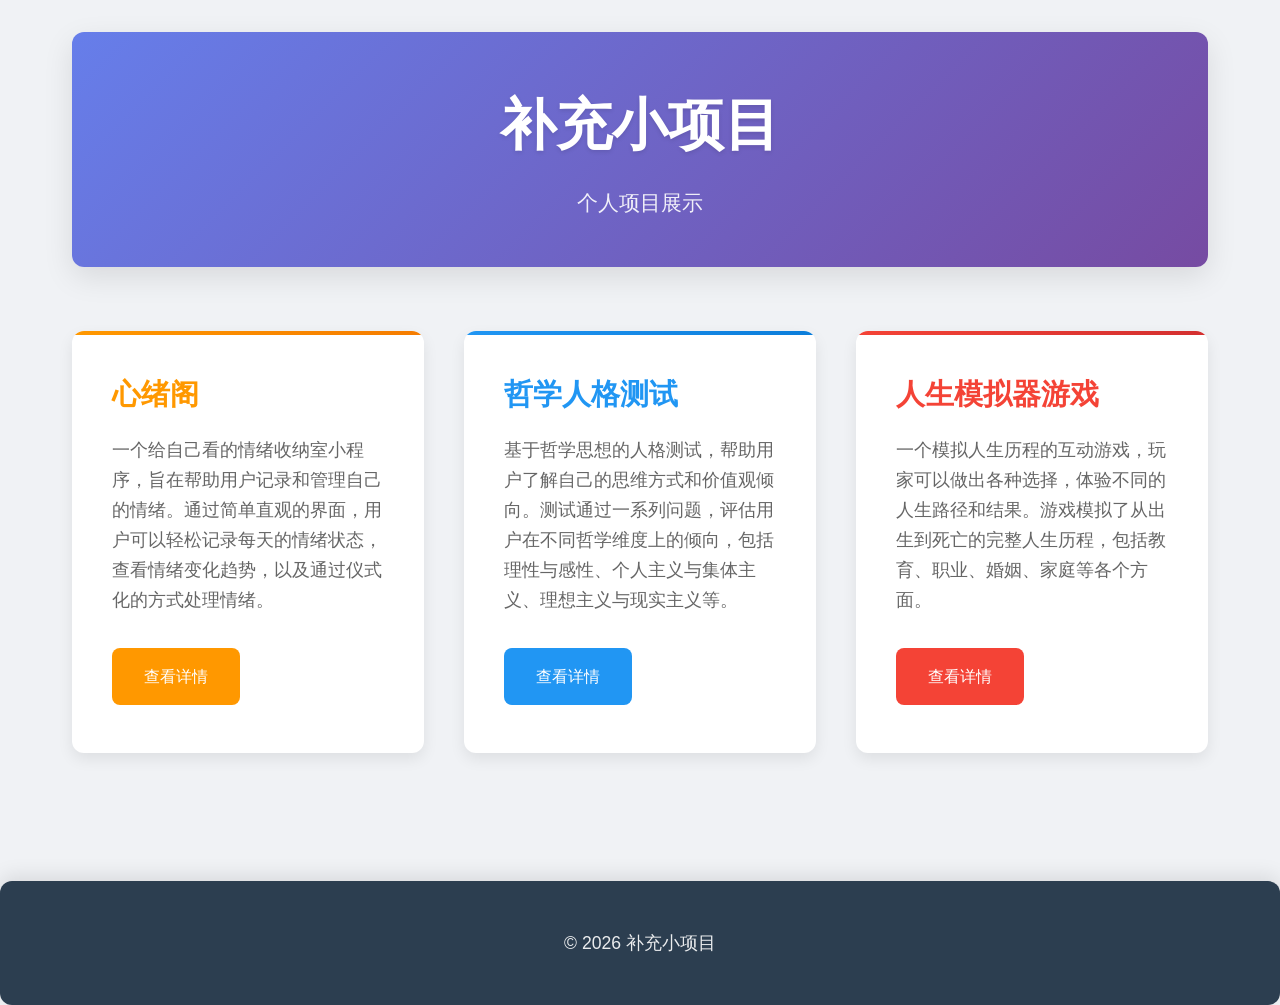
<file: index.html>
<!DOCTYPE html>
<html lang="zh-CN">
<head>
  <meta charset="UTF-8">
  <meta name="viewport" content="width=device-width, initial-scale=1.0">
  <title>作品集</title>
  <style>
    * {
      margin: 0;
      padding: 0;
      box-sizing: border-box;
    }

    body {
      font-family: 'Segoe UI', Tahoma, Geneva, Verdana, sans-serif;
      background-color: #f0f2f5;
      color: #333;
      line-height: 1.6;
    }

    .container {
      max-width: 1200px;
      margin: 0 auto;
      padding: 2rem;
    }

    header {
      text-align: center;
      margin-bottom: 4rem;
      padding: 3rem 0;
      background: linear-gradient(135deg, #667eea 0%, #764ba2 100%);
      color: white;
      border-radius: 12px;
      box-shadow: 0 10px 30px rgba(0, 0, 0, 0.1);
    }

    h1 {
      font-size: 3.5rem;
      margin-bottom: 1rem;
      font-weight: 700;
      text-shadow: 0 2px 4px rgba(0, 0, 0, 0.1);
    }

    .subtitle {
      font-size: 1.3rem;
      opacity: 0.9;
    }

    .projects-grid {
      display: grid;
      grid-template-columns: repeat(auto-fit, minmax(350px, 1fr));
      gap: 2.5rem;
    }

    .project-card {
      background-color: white;
      border-radius: 12px;
      box-shadow: 0 6px 15px rgba(0, 0, 0, 0.08);
      padding: 2.5rem;
      transition: transform 0.3s ease, box-shadow 0.3s ease;
      position: relative;
      overflow: hidden;
    }

    .project-card::before {
      content: '';
      position: absolute;
      top: 0;
      left: 0;
      width: 100%;
      height: 4px;
    }

    .project-card.life-simulator::before {
      background: linear-gradient(90deg, #F44336, #D32F2F);
    }

    .project-card.philosophy-test::before {
      background: linear-gradient(90deg, #2196F3, #0b7dda);
    }

    .project-card.mood-cabin::before {
      background: linear-gradient(90deg, #FF9800, #F57C00);
    }

    .project-card:hover {
      transform: translateY(-8px);
      box-shadow: 0 15px 30px rgba(0, 0, 0, 0.15);
    }

    .project-card h2 {
      font-size: 1.8rem;
      margin-bottom: 1.2rem;
      font-weight: 600;
    }

    .project-card.life-simulator h2 {
      color: #F44336;
    }

    .project-card.philosophy-test h2 {
      color: #2196F3;
    }

    .project-card.mood-cabin h2 {
      color: #FF9800;
    }

    .project-card p {
      margin-bottom: 2rem;
      color: #666;
      font-size: 1.1rem;
      line-height: 1.7;
    }

    .project-card a {
      display: inline-block;
      padding: 1rem 2rem;
      border-radius: 8px;
      color: white;
      text-decoration: none;
      font-weight: 500;
      transition: all 0.3s ease;
      position: relative;
      overflow: hidden;
    }

    .project-card.life-simulator a {
      background-color: #F44336;
    }

    .project-card.philosophy-test a {
      background-color: #2196F3;
    }

    .project-card.mood-cabin a {
      background-color: #FF9800;
      color: white;
    }

    .project-card a:hover {
      transform: translateY(-2px);
      box-shadow: 0 4px 12px rgba(0, 0, 0, 0.15);
    }

    .project-card.life-simulator a:hover {
      background-color: #D32F2F;
    }

    .project-card.philosophy-test a:hover {
      background-color: #0b7dda;
    }

    .project-card.mood-cabin a:hover {
      background-color: #F57C00;
    }

    footer {
      text-align: center;
      margin-top: 6rem;
      padding: 3rem;
      background-color: #2c3e50;
      color: white;
      border-radius: 12px;
      box-shadow: 0 -5px 20px rgba(0, 0, 0, 0.1);
    }

    footer p {
      font-size: 1.1rem;
      opacity: 0.9;
    }

    @media (max-width: 768px) {
      .container {
        padding: 1rem;
      }

      header {
        padding: 2rem 1rem;
      }

      h1 {
        font-size: 2.5rem;
      }

      .projects-grid {
        grid-template-columns: 1fr;
        gap: 1.5rem;
      }

      .project-card {
        padding: 1.5rem;
      }
    }
  </style>
</head>
<body>
  <div class="container">
    <header>
      <h1>补充小项目</h1>
      <p class="subtitle">个人项目展示</p>
    </header>

    <div class="projects-grid">
      <div class="project-card mood-cabin">
        <h2>心绪阁</h2>
        <p>一个给自己看的情绪收纳室小程序，旨在帮助用户记录和管理自己的情绪。通过简单直观的界面，用户可以轻松记录每天的情绪状态，查看情绪变化趋势，以及通过仪式化的方式处理情绪。</p>
        <a href="mood-cabin.html">查看详情</a>
      </div>

      <div class="project-card philosophy-test">
        <h2>哲学人格测试</h2>
        <p>基于哲学思想的人格测试，帮助用户了解自己的思维方式和价值观倾向。测试通过一系列问题，评估用户在不同哲学维度上的倾向，包括理性与感性、个人主义与集体主义、理想主义与现实主义等。</p>
        <a href="philosophy-test.html">查看详情</a>
      </div>

      <div class="project-card life-simulator">
        <h2>人生模拟器游戏</h2>
        <p>一个模拟人生历程的互动游戏，玩家可以做出各种选择，体验不同的人生路径和结果。游戏模拟了从出生到死亡的完整人生历程，包括教育、职业、婚姻、家庭等各个方面。</p>
        <a href="life-simulator.html">查看详情</a>
      </div>
    </div>
  </div>

  <footer>
    <p>&copy; 2026 补充小项目</p>
  </footer>
</body>
</html>
</file>
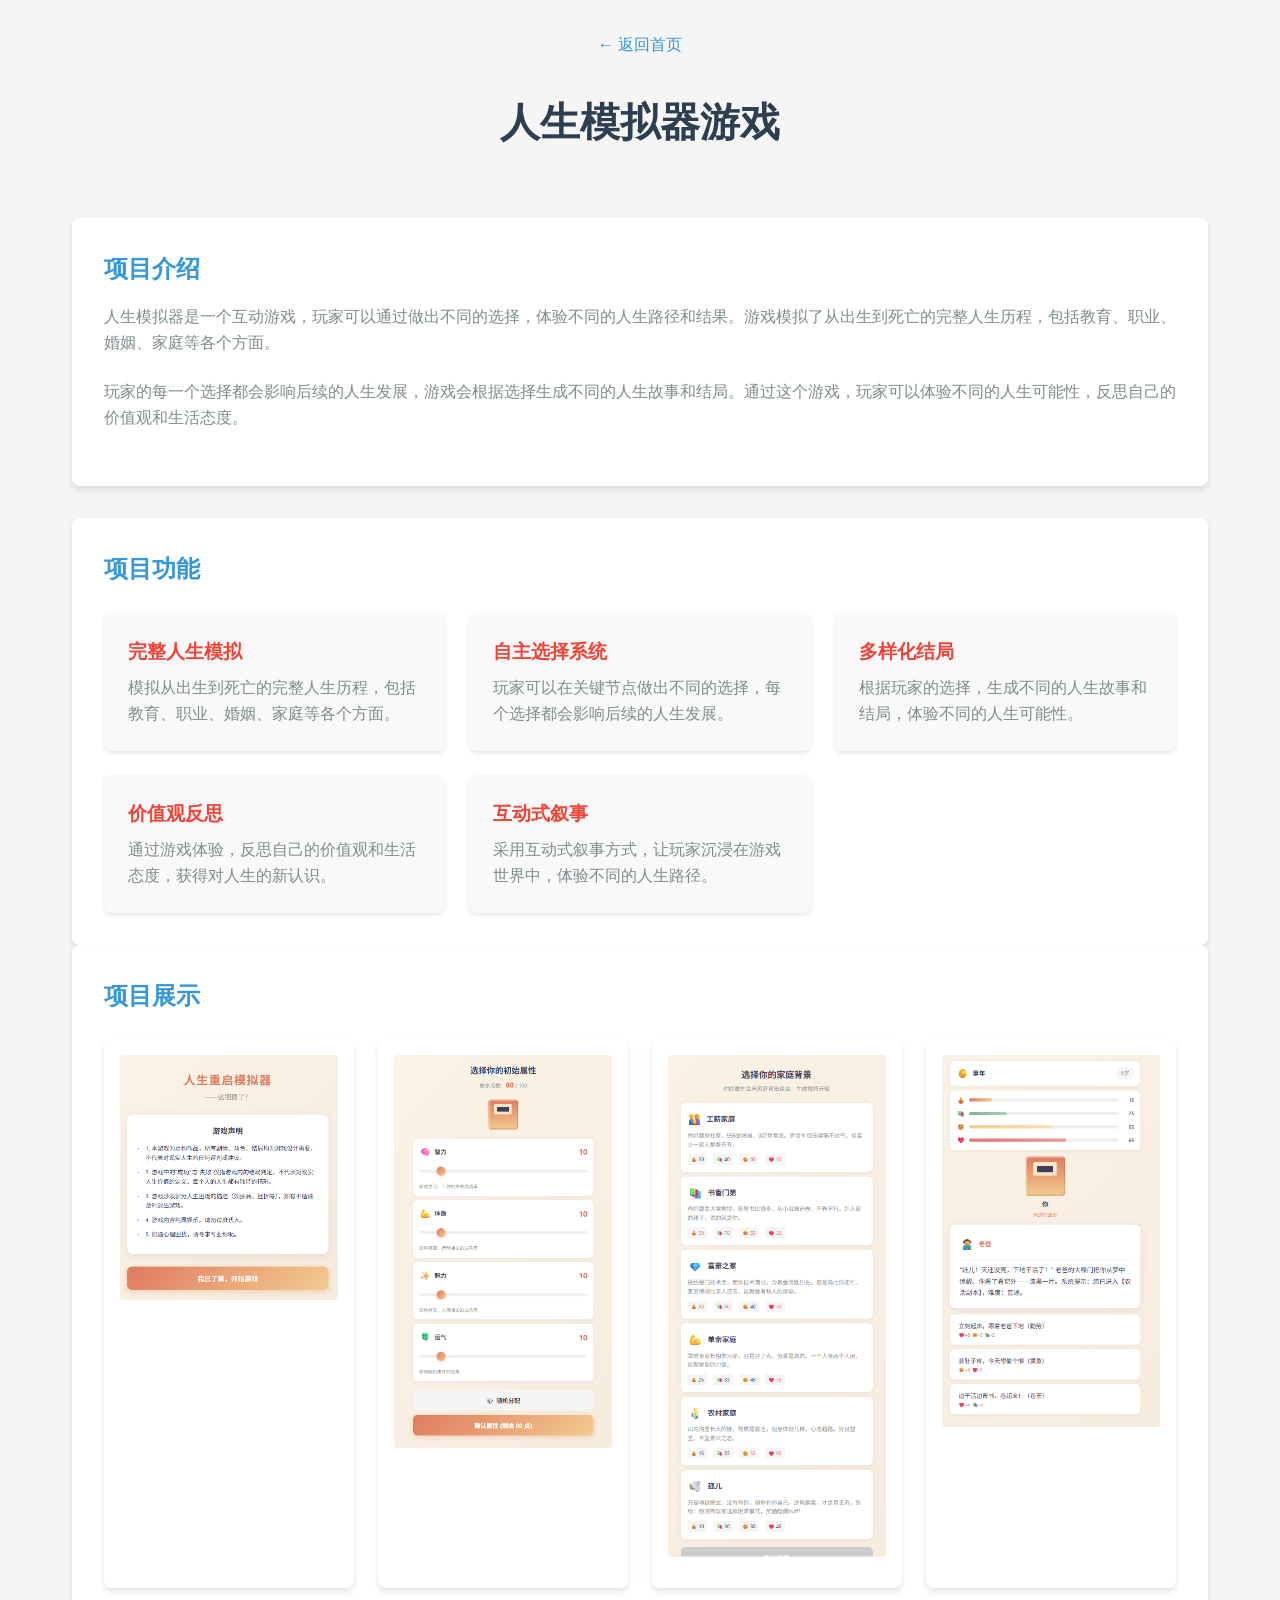
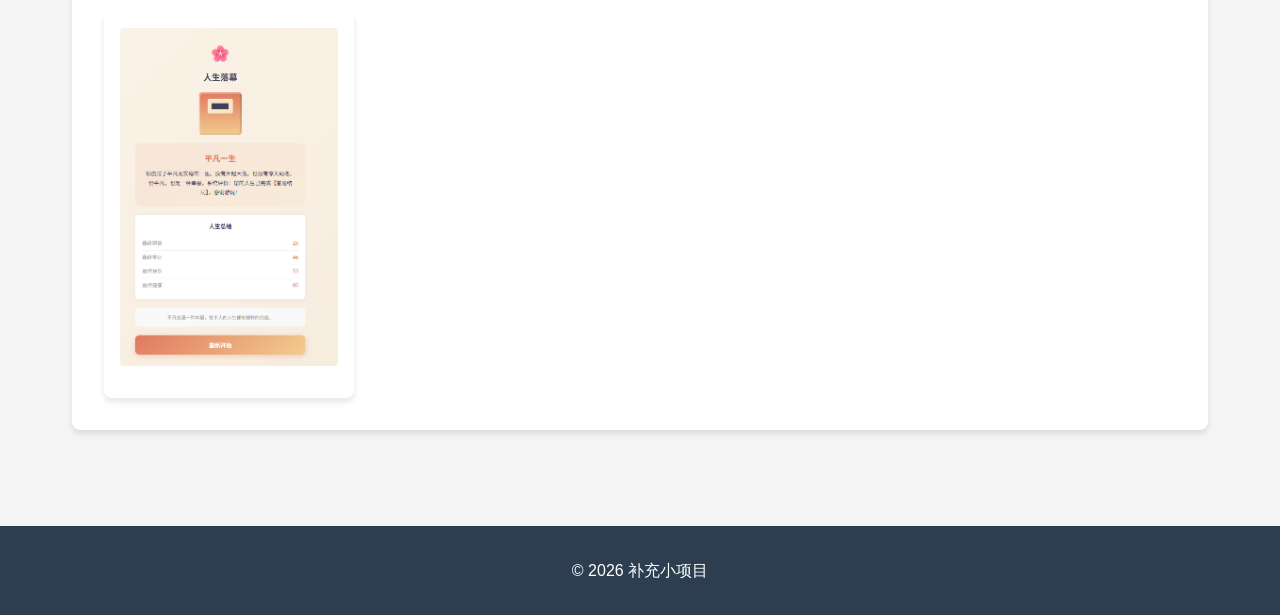
<file: life-simulator.html>
<!DOCTYPE html>
<html lang="zh-CN">
<head>
  <meta charset="UTF-8">
  <meta name="viewport" content="width=device-width, initial-scale=1.0">
  <title>人生模拟器游戏</title>
  <style>
    * {
      margin: 0;
      padding: 0;
      box-sizing: border-box;
    }

    body {
      font-family: 'Arial', sans-serif;
      background-color: #f5f5f5;
      color: #333;
      line-height: 1.6;
    }

    .container {
      max-width: 1200px;
      margin: 0 auto;
      padding: 2rem;
    }

    header {
      text-align: center;
      margin-bottom: 4rem;
    }

    h1 {
      font-size: 2.5rem;
      margin-bottom: 1rem;
      color: #2c3e50;
    }

    .back-link {
      display: inline-block;
      margin-bottom: 2rem;
      color: #3498db;
      text-decoration: none;
    }

    .back-link:hover {
      text-decoration: underline;
    }

    .project-content {
      background-color: white;
      border-radius: 8px;
      box-shadow: 0 4px 6px rgba(0, 0, 0, 0.1);
      padding: 2rem;
      margin-bottom: 2rem;
    }

    .project-content h2 {
      font-size: 1.5rem;
      margin-bottom: 1rem;
      color: #3498db;
    }

    .project-content p {
      margin-bottom: 1.5rem;
      color: #7f8c8d;
    }

    .demo-section {
      background-color: white;
      border-radius: 8px;
      box-shadow: 0 4px 6px rgba(0, 0, 0, 0.1);
      padding: 2rem;
    }

    .demo-section h2 {
      font-size: 1.5rem;
      margin-bottom: 1rem;
      color: #3498db;
    }

    .demo-container {
      border: 1px solid #ddd;
      border-radius: 4px;
      overflow: hidden;
    }

    .demo-container iframe {
      width: 100%;
      height: 600px;
      border: none;
    }

    .image-gallery {
      display: grid;
      grid-template-columns: repeat(auto-fit, minmax(250px, 1fr));
      gap: 1.5rem;
      margin-top: 1.5rem;
    }

    .gallery-item {
      background-color: white;
      padding: 1rem;
      border-radius: 8px;
      box-shadow: 0 4px 6px rgba(0, 0, 0, 0.1);
      text-align: center;
      transition: transform 0.3s ease;
    }

    .gallery-item:hover {
      transform: translateY(-5px);
    }

    .gallery-item img {
      width: 100%;
      height: auto;
      border-radius: 4px;
      margin-bottom: 0.5rem;
    }

    .feature-list {
      display: grid;
      grid-template-columns: repeat(auto-fit, minmax(300px, 1fr));
      gap: 1.5rem;
      margin-top: 1.5rem;
    }

    .feature-item {
      background-color: #f9f9f9;
      padding: 1.5rem;
      border-radius: 8px;
      box-shadow: 0 2px 4px rgba(0, 0, 0, 0.1);
    }

    .feature-item h3 {
      font-size: 1.2rem;
      margin-bottom: 0.5rem;
      color: #F44336;
    }

    .feature-item p {
      margin-bottom: 0;
      color: #7f8c8d;
    }

    footer {
      text-align: center;
      margin-top: 4rem;
      padding: 2rem;
      background-color: #2c3e50;
      color: white;
    }
  </style>
</head>
<body>
  <div class="container">
    <header>
      <a href="index.html" class="back-link">← 返回首页</a>
      <h1>人生模拟器游戏</h1>
    </header>

    <div class="project-content">
      <h2>项目介绍</h2>
      <p>人生模拟器是一个互动游戏，玩家可以通过做出不同的选择，体验不同的人生路径和结果。游戏模拟了从出生到死亡的完整人生历程，包括教育、职业、婚姻、家庭等各个方面。</p>
      <p>玩家的每一个选择都会影响后续的人生发展，游戏会根据选择生成不同的人生故事和结局。通过这个游戏，玩家可以体验不同的人生可能性，反思自己的价值观和生活态度。</p>
    </div>

    <div class="demo-section">
      <h2>项目功能</h2>
      <div class="feature-list">
        <div class="feature-item">
          <h3>完整人生模拟</h3>
          <p>模拟从出生到死亡的完整人生历程，包括教育、职业、婚姻、家庭等各个方面。</p>
        </div>
        <div class="feature-item">
          <h3>自主选择系统</h3>
          <p>玩家可以在关键节点做出不同的选择，每个选择都会影响后续的人生发展。</p>
        </div>
        <div class="feature-item">
          <h3>多样化结局</h3>
          <p>根据玩家的选择，生成不同的人生故事和结局，体验不同的人生可能性。</p>
        </div>
        <div class="feature-item">
          <h3>价值观反思</h3>
          <p>通过游戏体验，反思自己的价值观和生活态度，获得对人生的新认识。</p>
        </div>
        <div class="feature-item">
          <h3>互动式叙事</h3>
          <p>采用互动式叙事方式，让玩家沉浸在游戏世界中，体验不同的人生路径。</p>
        </div>
      </div>
    </div>

    <div class="demo-section">
      <h2>项目展示</h2>
      <div class="image-gallery">
        <div class="gallery-item">
          <img src="images.life/p1.png" alt="人生模拟器游戏展示图1">
        </div>
        <div class="gallery-item">
          <img src="images.life/p2.png" alt="人生模拟器游戏展示图2">
        </div>
        <div class="gallery-item">
          <img src="images.life/p3.png" alt="人生模拟器游戏展示图3">
        </div>
        <div class="gallery-item">
          <img src="images.life/p4.png" alt="人生模拟器游戏展示图4">
        </div>
        <div class="gallery-item">
          <img src="images.life/p5.png" alt="人生模拟器游戏展示图5">
        </div>
      </div>
    </div>
  </div>

  <footer>
    <p>&copy; 2026 补充小项目</p>
  </footer>
</body>
</html>
</file>
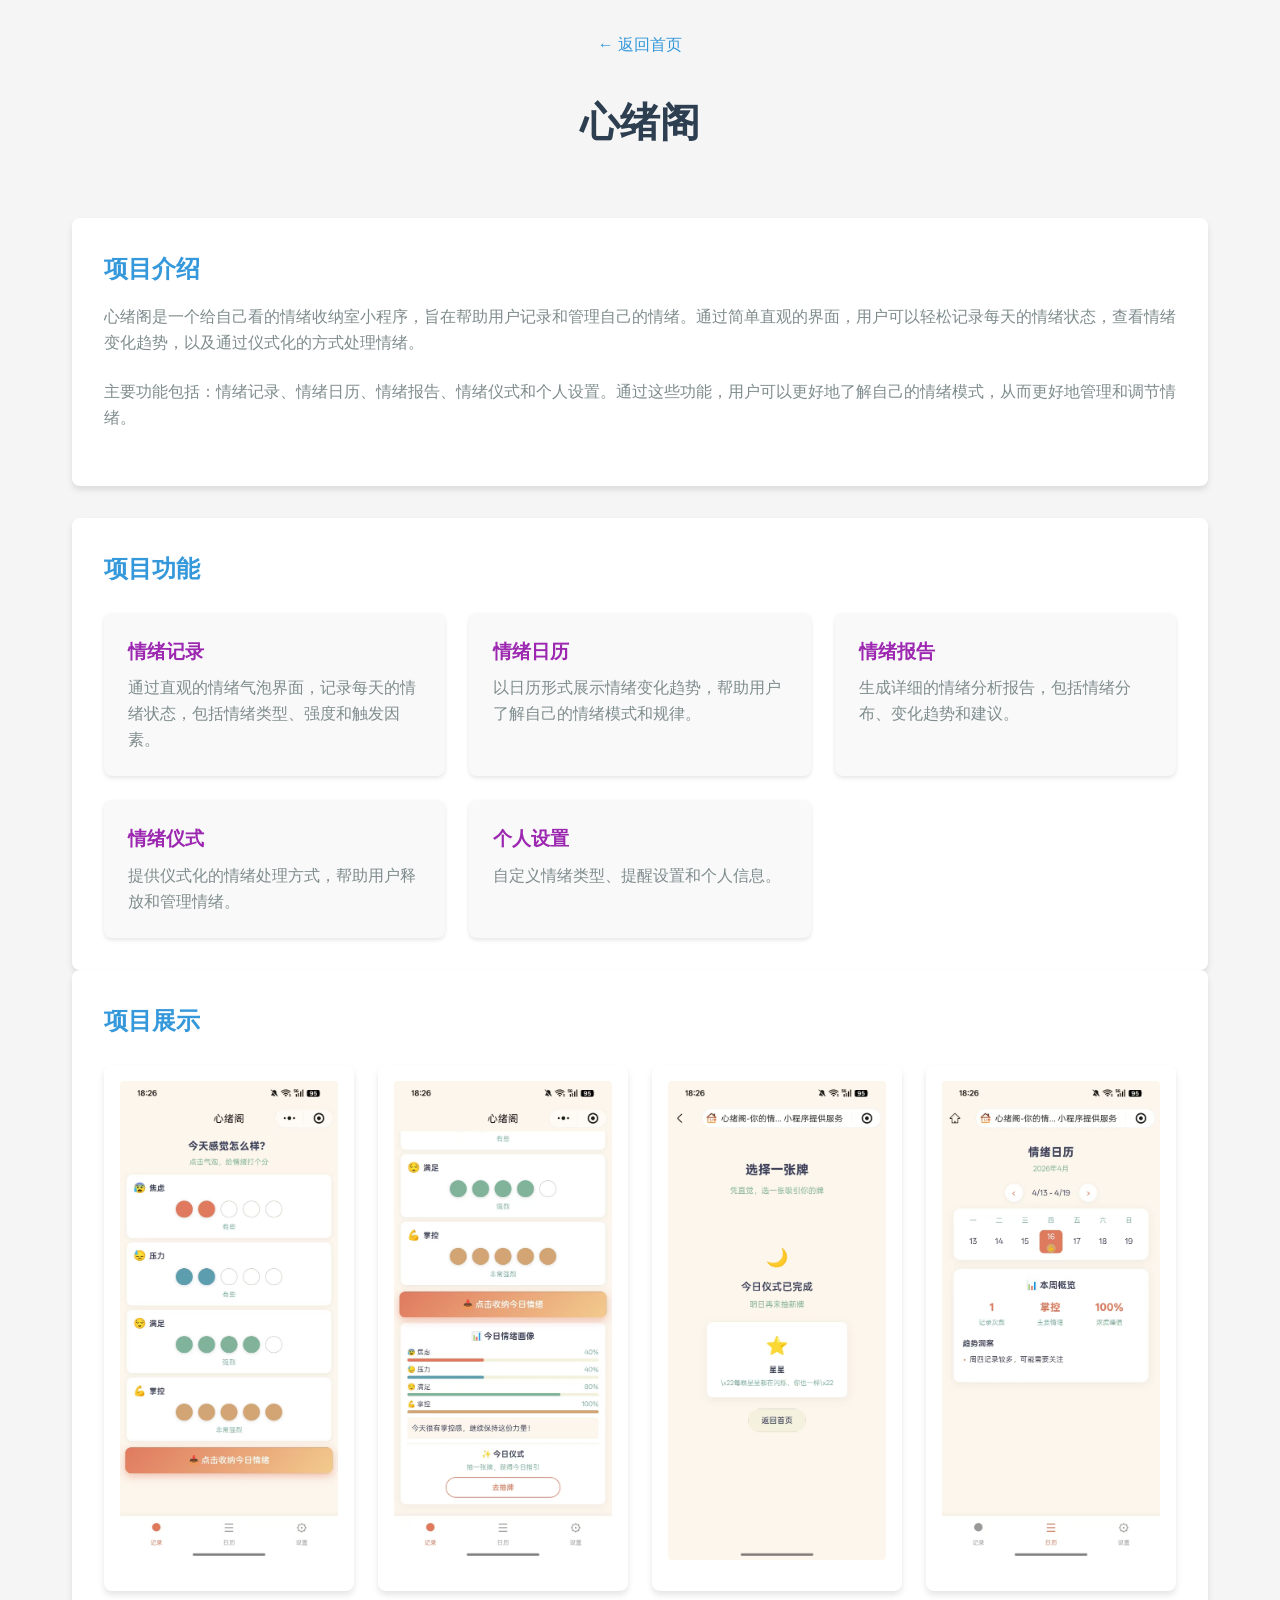
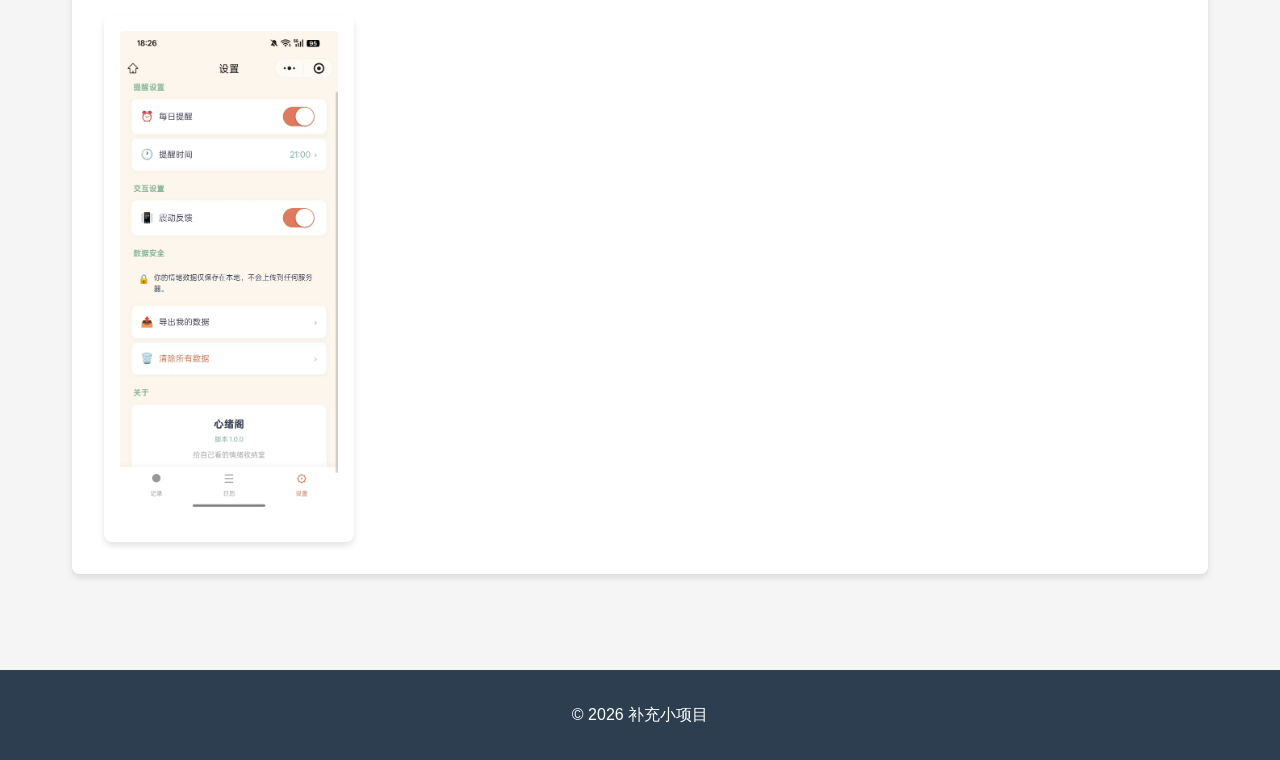
<file: mood-cabin.html>
<!DOCTYPE html>
<html lang="zh-CN">
<head>
  <meta charset="UTF-8">
  <meta name="viewport" content="width=device-width, initial-scale=1.0">
  <title>心绪阁</title>
  <style>
    * {
      margin: 0;
      padding: 0;
      box-sizing: border-box;
    }

    body {
      font-family: 'Arial', sans-serif;
      background-color: #f5f5f5;
      color: #333;
      line-height: 1.6;
    }

    .container {
      max-width: 1200px;
      margin: 0 auto;
      padding: 2rem;
    }

    header {
      text-align: center;
      margin-bottom: 4rem;
    }

    h1 {
      font-size: 2.5rem;
      margin-bottom: 1rem;
      color: #2c3e50;
    }

    .back-link {
      display: inline-block;
      margin-bottom: 2rem;
      color: #3498db;
      text-decoration: none;
    }

    .back-link:hover {
      text-decoration: underline;
    }

    .project-content {
      background-color: white;
      border-radius: 8px;
      box-shadow: 0 4px 6px rgba(0, 0, 0, 0.1);
      padding: 2rem;
      margin-bottom: 2rem;
    }

    .project-content h2 {
      font-size: 1.5rem;
      margin-bottom: 1rem;
      color: #3498db;
    }

    .project-content p {
      margin-bottom: 1.5rem;
      color: #7f8c8d;
    }

    .demo-section {
      background-color: white;
      border-radius: 8px;
      box-shadow: 0 4px 6px rgba(0, 0, 0, 0.1);
      padding: 2rem;
    }

    .demo-section h2 {
      font-size: 1.5rem;
      margin-bottom: 1rem;
      color: #3498db;
    }

    .demo-container {
      border: 1px solid #ddd;
      border-radius: 4px;
      overflow: hidden;
    }

    .feature-list {
      display: grid;
      grid-template-columns: repeat(auto-fit, minmax(300px, 1fr));
      gap: 1.5rem;
      margin-top: 1.5rem;
    }

    .feature-item {
      background-color: #f9f9f9;
      padding: 1.5rem;
      border-radius: 8px;
      box-shadow: 0 2px 4px rgba(0, 0, 0, 0.1);
    }

    .feature-item h3 {
      font-size: 1.2rem;
      margin-bottom: 0.5rem;
      color: #9C27B0;
    }

    .feature-item p {
      margin-bottom: 0;
      color: #7f8c8d;
    }

    .image-gallery {
      display: grid;
      grid-template-columns: repeat(auto-fit, minmax(250px, 1fr));
      gap: 1.5rem;
      margin-top: 1.5rem;
    }

    .gallery-item {
      background-color: white;
      padding: 1rem;
      border-radius: 8px;
      box-shadow: 0 4px 6px rgba(0, 0, 0, 0.1);
      text-align: center;
      transition: transform 0.3s ease;
    }

    .gallery-item:hover {
      transform: translateY(-5px);
    }

    .gallery-item img {
      width: 100%;
      height: auto;
      border-radius: 4px;
      margin-bottom: 0.5rem;
    }

    footer {
      text-align: center;
      margin-top: 4rem;
      padding: 2rem;
      background-color: #2c3e50;
      color: white;
    }
  </style>
</head>
<body>
  <div class="container">
    <header>
      <a href="index.html" class="back-link">← 返回首页</a>
      <h1>心绪阁</h1>
    </header>

    <div class="project-content">
      <h2>项目介绍</h2>
      <p>心绪阁是一个给自己看的情绪收纳室小程序，旨在帮助用户记录和管理自己的情绪。通过简单直观的界面，用户可以轻松记录每天的情绪状态，查看情绪变化趋势，以及通过仪式化的方式处理情绪。</p>
      <p>主要功能包括：情绪记录、情绪日历、情绪报告、情绪仪式和个人设置。通过这些功能，用户可以更好地了解自己的情绪模式，从而更好地管理和调节情绪。</p>
    </div>

    <div class="demo-section">
      <h2>项目功能</h2>
      <div class="feature-list">
        <div class="feature-item">
          <h3>情绪记录</h3>
          <p>通过直观的情绪气泡界面，记录每天的情绪状态，包括情绪类型、强度和触发因素。</p>
        </div>
        <div class="feature-item">
          <h3>情绪日历</h3>
          <p>以日历形式展示情绪变化趋势，帮助用户了解自己的情绪模式和规律。</p>
        </div>
        <div class="feature-item">
          <h3>情绪报告</h3>
          <p>生成详细的情绪分析报告，包括情绪分布、变化趋势和建议。</p>
        </div>
        <div class="feature-item">
          <h3>情绪仪式</h3>
          <p>提供仪式化的情绪处理方式，帮助用户释放和管理情绪。</p>
        </div>
        <div class="feature-item">
          <h3>个人设置</h3>
          <p>自定义情绪类型、提醒设置和个人信息。</p>
        </div>
      </div>
    </div>

    <div class="demo-section">
      <h2>项目展示</h2>
      <div class="image-gallery">
        <div class="gallery-item">
          <img src="images/p1.jpg" alt="心绪阁展示图1">
        </div>
        <div class="gallery-item">
          <img src="images/p2.jpg" alt="心绪阁展示图2">
        </div>
        <div class="gallery-item">
          <img src="images/p3.jpg" alt="心绪阁展示图3">
        </div>
        <div class="gallery-item">
          <img src="images/p4.jpg" alt="心绪阁展示图4">
        </div>
        <div class="gallery-item">
          <img src="images/p5.jpg" alt="心绪阁展示图5">
        </div>
      </div>
    </div>
  </div>

  <footer>
    <p>&copy; 2026 补充小项目</p>
  </footer>
</body>
</html>
</file>
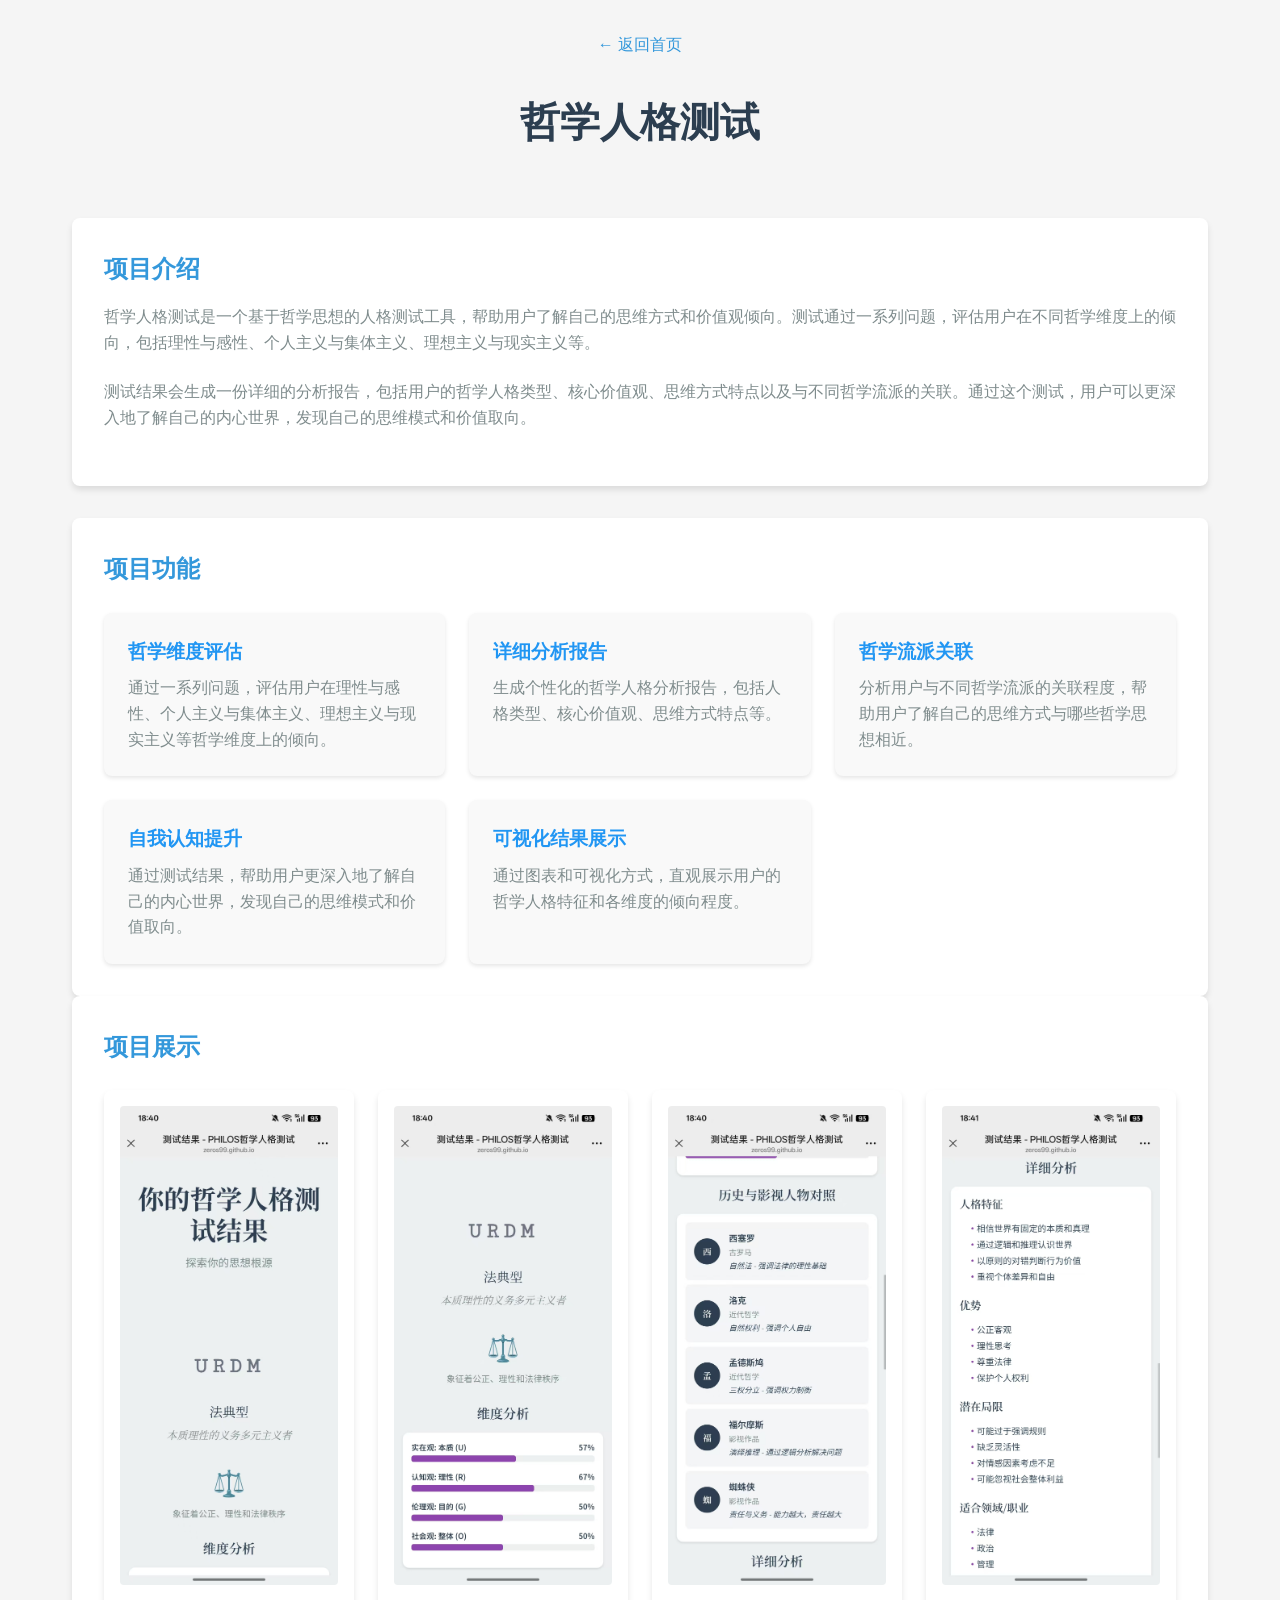
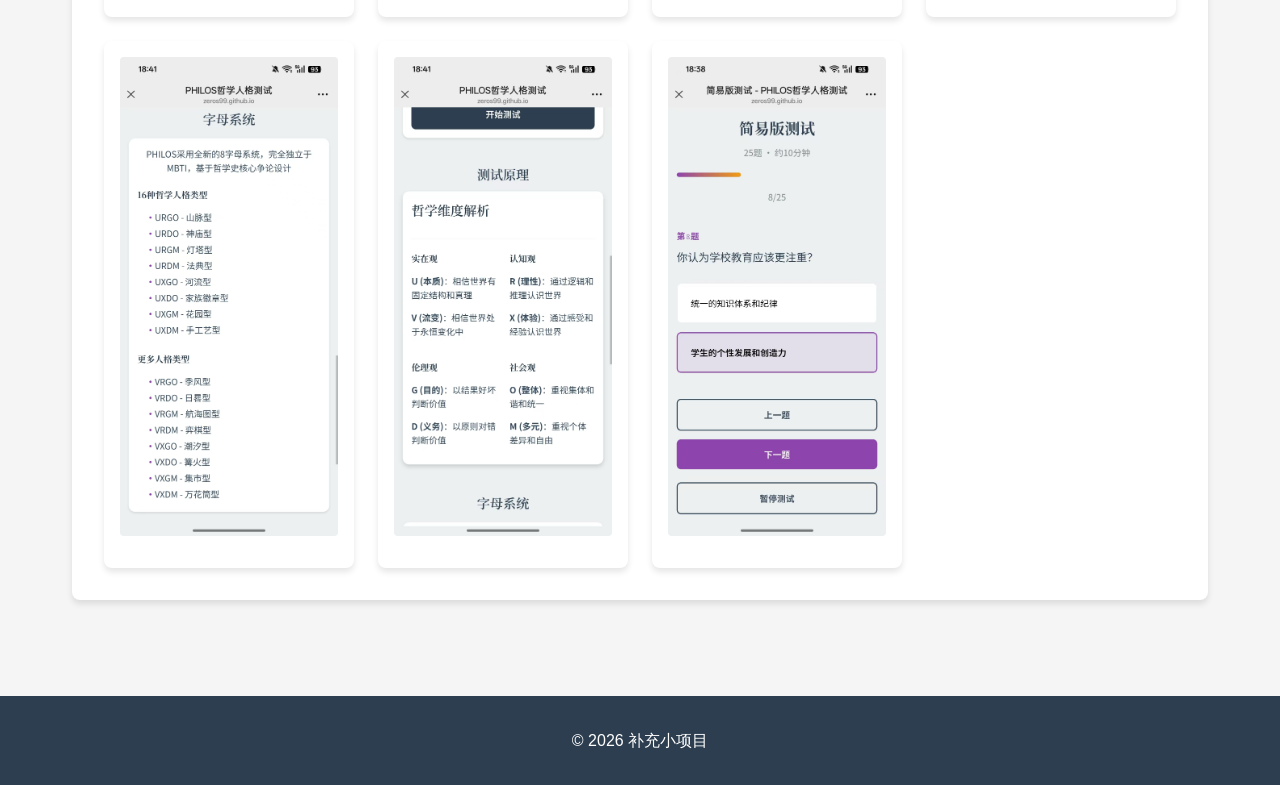
<file: philosophy-test.html>
<!DOCTYPE html>
<html lang="zh-CN">
<head>
  <meta charset="UTF-8">
  <meta name="viewport" content="width=device-width, initial-scale=1.0">
  <title>哲学人格测试</title>
  <style>
    * {
      margin: 0;
      padding: 0;
      box-sizing: border-box;
    }

    body {
      font-family: 'Arial', sans-serif;
      background-color: #f5f5f5;
      color: #333;
      line-height: 1.6;
    }

    .container {
      max-width: 1200px;
      margin: 0 auto;
      padding: 2rem;
    }

    header {
      text-align: center;
      margin-bottom: 4rem;
    }

    h1 {
      font-size: 2.5rem;
      margin-bottom: 1rem;
      color: #2c3e50;
    }

    .back-link {
      display: inline-block;
      margin-bottom: 2rem;
      color: #3498db;
      text-decoration: none;
    }

    .back-link:hover {
      text-decoration: underline;
    }

    .project-content {
      background-color: white;
      border-radius: 8px;
      box-shadow: 0 4px 6px rgba(0, 0, 0, 0.1);
      padding: 2rem;
      margin-bottom: 2rem;
    }

    .project-content h2 {
      font-size: 1.5rem;
      margin-bottom: 1rem;
      color: #3498db;
    }

    .project-content p {
      margin-bottom: 1.5rem;
      color: #7f8c8d;
    }

    .demo-section {
      background-color: white;
      border-radius: 8px;
      box-shadow: 0 4px 6px rgba(0, 0, 0, 0.1);
      padding: 2rem;
    }

    .demo-section h2 {
      font-size: 1.5rem;
      margin-bottom: 1rem;
      color: #3498db;
    }

    .demo-container {
      border: 1px solid #ddd;
      border-radius: 4px;
      overflow: hidden;
    }

    .demo-container iframe {
      width: 100%;
      height: 600px;
      border: none;
    }

    .image-gallery {
      display: grid;
      grid-template-columns: repeat(auto-fit, minmax(250px, 1fr));
      gap: 1.5rem;
      margin-top: 1.5rem;
    }

    .gallery-item {
      background-color: white;
      padding: 1rem;
      border-radius: 8px;
      box-shadow: 0 4px 6px rgba(0, 0, 0, 0.1);
      text-align: center;
      transition: transform 0.3s ease;
    }

    .gallery-item:hover {
      transform: translateY(-5px);
    }

    .gallery-item img {
      width: 100%;
      height: auto;
      border-radius: 4px;
      margin-bottom: 0.5rem;
    }

    .feature-list {
      display: grid;
      grid-template-columns: repeat(auto-fit, minmax(300px, 1fr));
      gap: 1.5rem;
      margin-top: 1.5rem;
    }

    .feature-item {
      background-color: #f9f9f9;
      padding: 1.5rem;
      border-radius: 8px;
      box-shadow: 0 2px 4px rgba(0, 0, 0, 0.1);
    }

    .feature-item h3 {
      font-size: 1.2rem;
      margin-bottom: 0.5rem;
      color: #2196F3;
    }

    .feature-item p {
      margin-bottom: 0;
      color: #7f8c8d;
    }

    footer {
      text-align: center;
      margin-top: 4rem;
      padding: 2rem;
      background-color: #2c3e50;
      color: white;
    }
  </style>
</head>
<body>
  <div class="container">
    <header>
      <a href="index.html" class="back-link">← 返回首页</a>
      <h1>哲学人格测试</h1>
    </header>

    <div class="project-content">
      <h2>项目介绍</h2>
      <p>哲学人格测试是一个基于哲学思想的人格测试工具，帮助用户了解自己的思维方式和价值观倾向。测试通过一系列问题，评估用户在不同哲学维度上的倾向，包括理性与感性、个人主义与集体主义、理想主义与现实主义等。</p>
      <p>测试结果会生成一份详细的分析报告，包括用户的哲学人格类型、核心价值观、思维方式特点以及与不同哲学流派的关联。通过这个测试，用户可以更深入地了解自己的内心世界，发现自己的思维模式和价值取向。</p>
    </div>

    <div class="demo-section">
      <h2>项目功能</h2>
      <div class="feature-list">
        <div class="feature-item">
          <h3>哲学维度评估</h3>
          <p>通过一系列问题，评估用户在理性与感性、个人主义与集体主义、理想主义与现实主义等哲学维度上的倾向。</p>
        </div>
        <div class="feature-item">
          <h3>详细分析报告</h3>
          <p>生成个性化的哲学人格分析报告，包括人格类型、核心价值观、思维方式特点等。</p>
        </div>
        <div class="feature-item">
          <h3>哲学流派关联</h3>
          <p>分析用户与不同哲学流派的关联程度，帮助用户了解自己的思维方式与哪些哲学思想相近。</p>
        </div>
        <div class="feature-item">
          <h3>自我认知提升</h3>
          <p>通过测试结果，帮助用户更深入地了解自己的内心世界，发现自己的思维模式和价值取向。</p>
        </div>
        <div class="feature-item">
          <h3>可视化结果展示</h3>
          <p>通过图表和可视化方式，直观展示用户的哲学人格特征和各维度的倾向程度。</p>
        </div>
      </div>
    </div>

    <div class="demo-section">
      <h2>项目展示</h2>
      <div class="image-gallery">
        <div class="gallery-item">
          <img src="images.ptest/p1.jpg" alt="哲学人格测试展示图1">
        </div>
        <div class="gallery-item">
          <img src="images.ptest/p2.jpg" alt="哲学人格测试展示图2">
        </div>
        <div class="gallery-item">
          <img src="images.ptest/p3.jpg" alt="哲学人格测试展示图3">
        </div>
        <div class="gallery-item">
          <img src="images.ptest/p4.jpg" alt="哲学人格测试展示图4">
        </div>
        <div class="gallery-item">
          <img src="images.ptest/p5.jpg" alt="哲学人格测试展示图5">
        </div>
        <div class="gallery-item">
          <img src="images.ptest/p6.jpg" alt="哲学人格测试展示图6">
        </div>
        <div class="gallery-item">
          <img src="images.ptest/p7.jpg" alt="哲学人格测试展示图7">
        </div>
      </div>
    </div>
  </div>

  <footer>
    <p>&copy; 2026 补充小项目</p>
  </footer>
</body>
</html>
</file>
